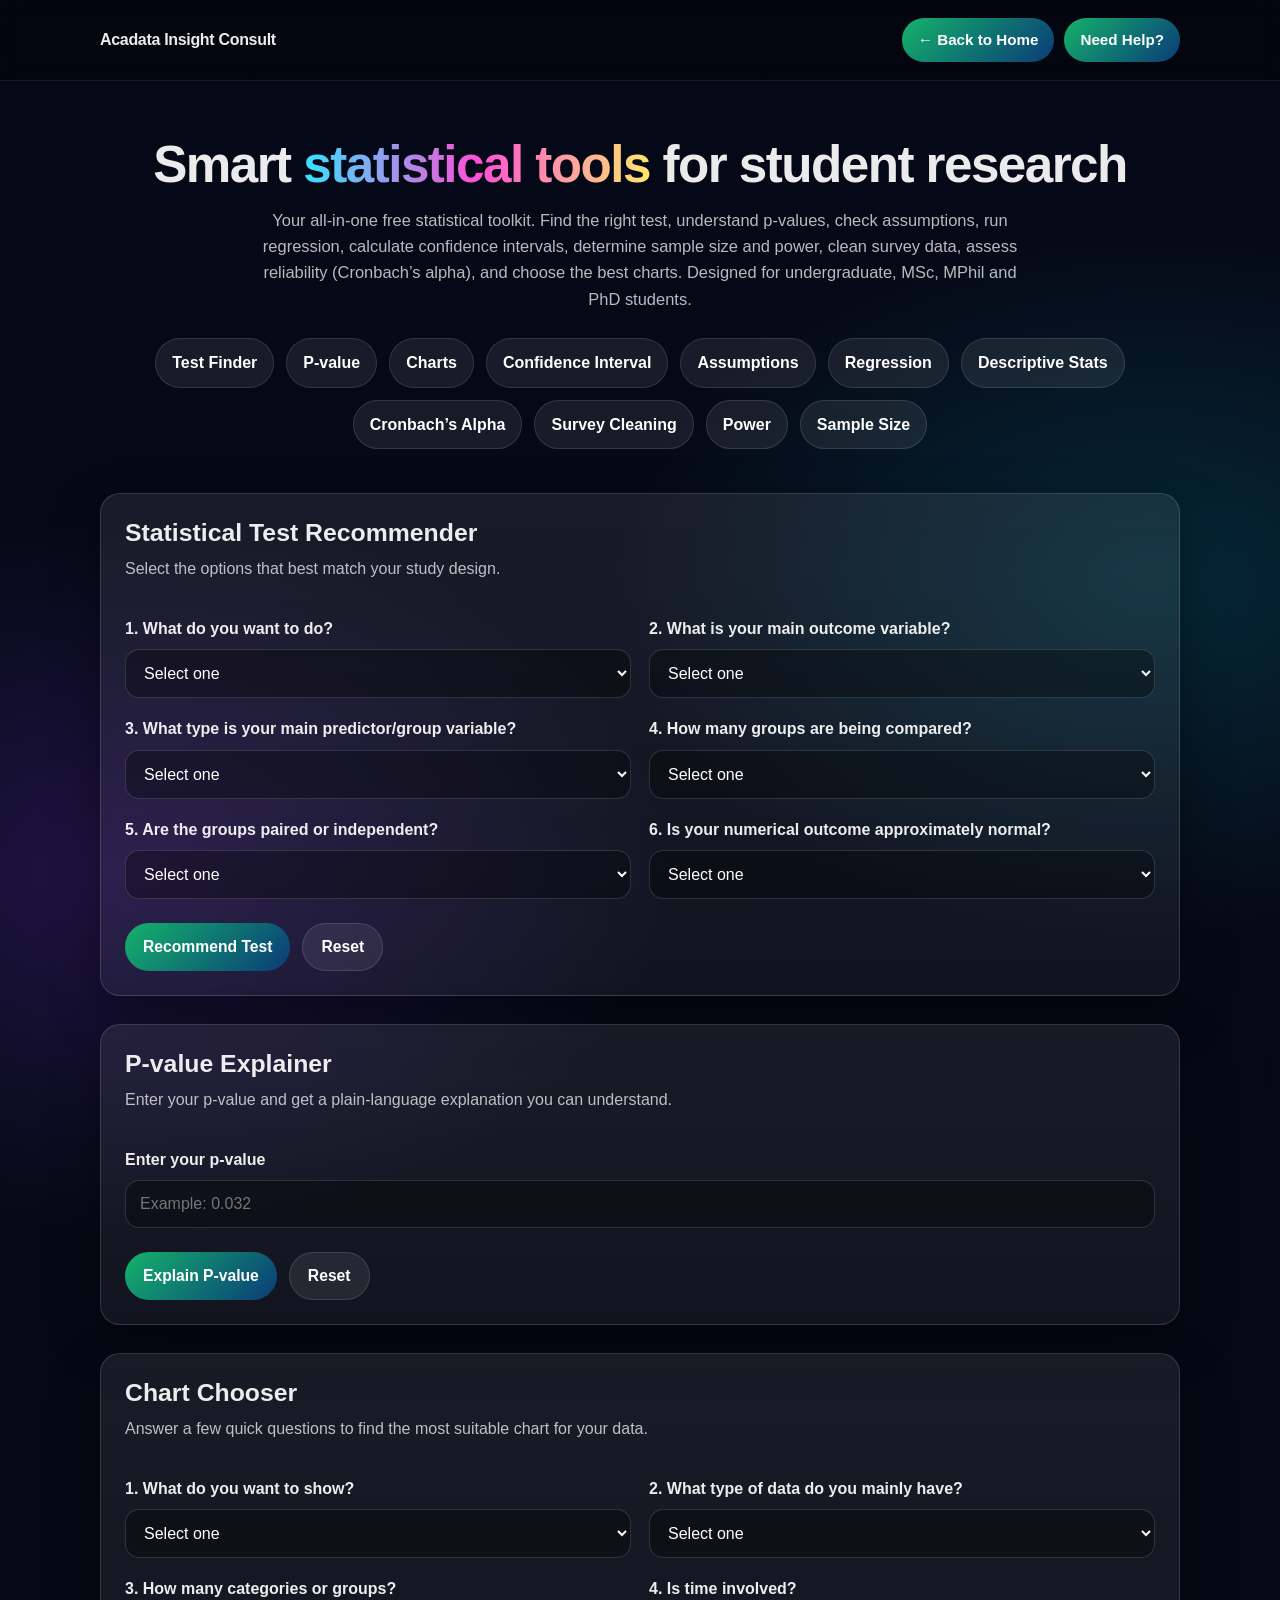
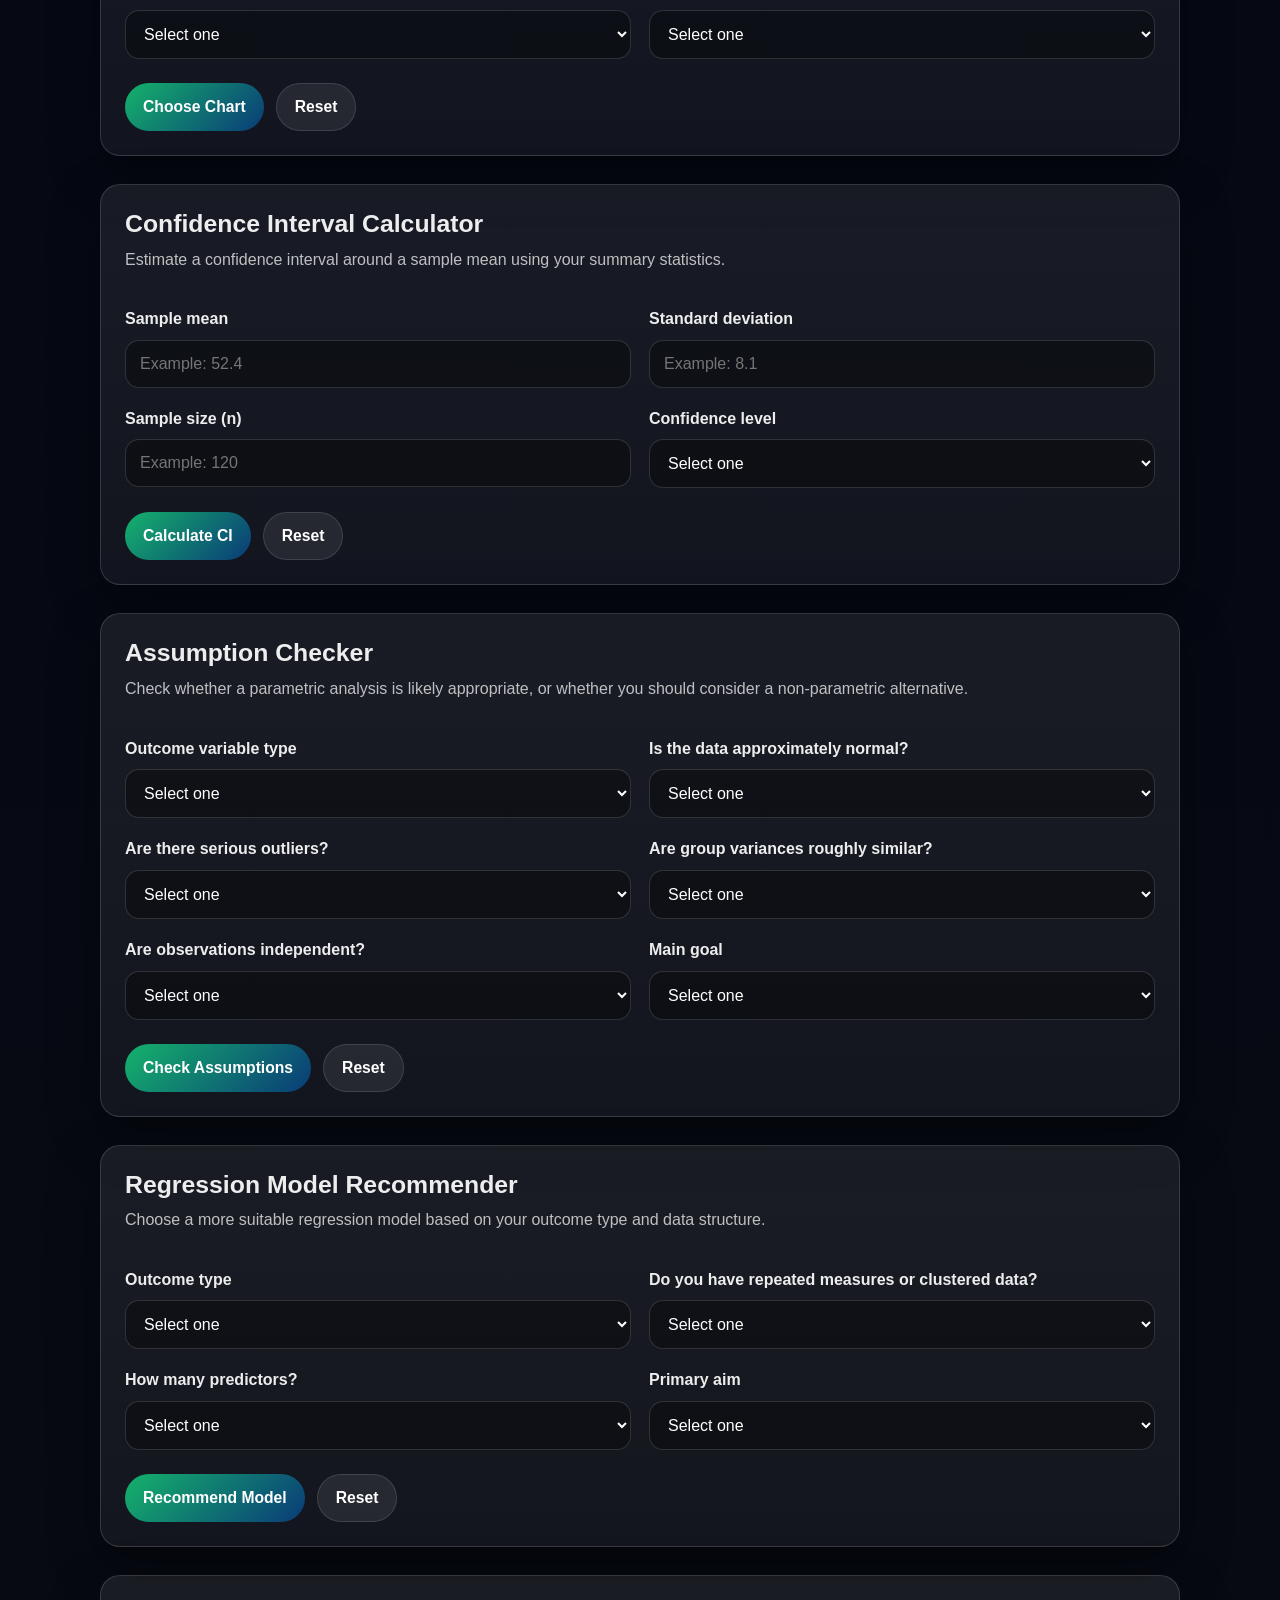
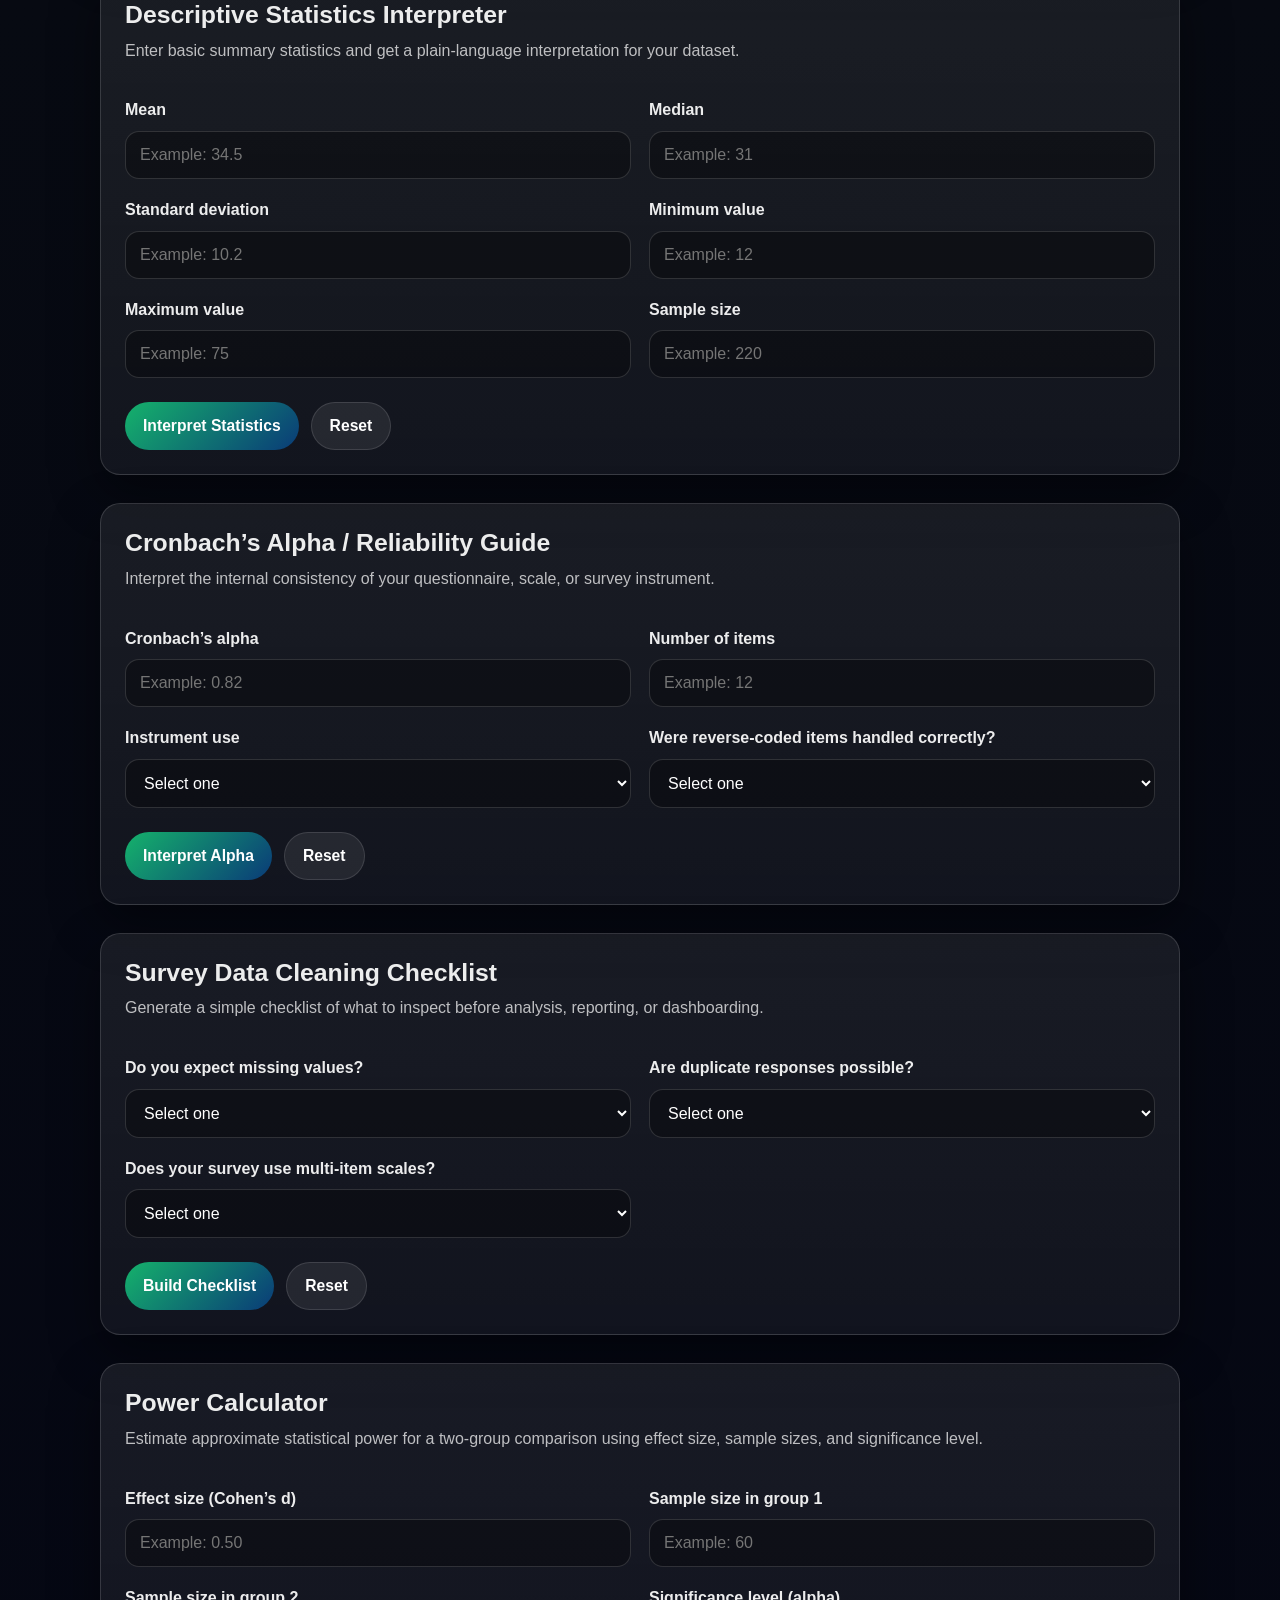
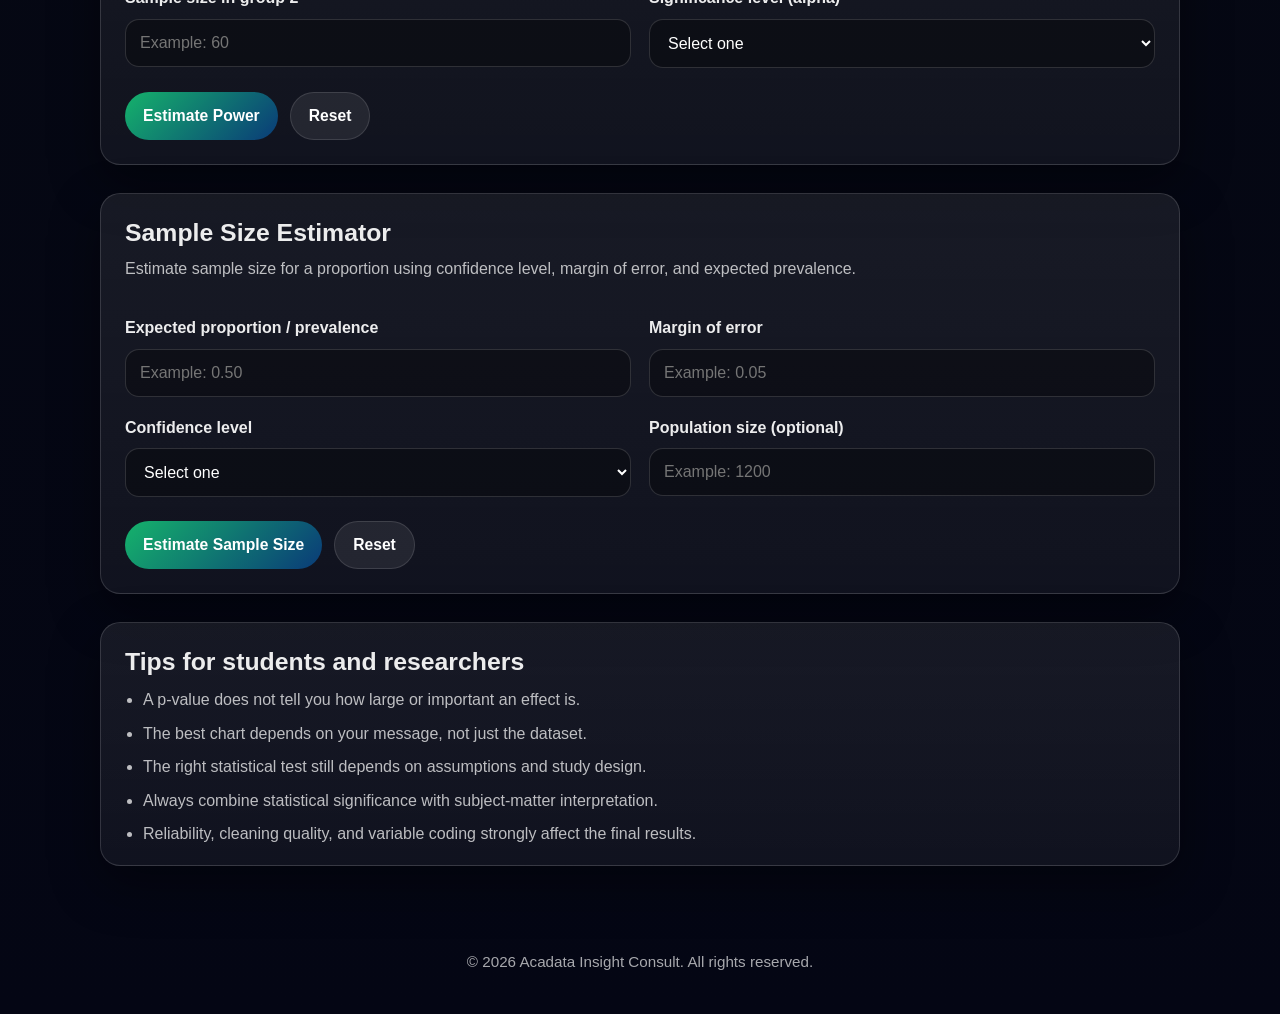
<file: stat-tool/index.html>
<!DOCTYPE html>
<html lang="en">
<head>
  <meta charset="UTF-8" />
  <meta name="viewport" content="width=device-width, initial-scale=1.0" />
  <title>Statistical Tools | Acadata Insight Consult</title>
  <meta
    name="description"
    content="Premium free statistical tools for students, researchers, healthcare professionals, NGOs, and businesses: test finder, p-value explainer, chart chooser, confidence intervals, assumption checker, regression recommender, descriptive statistics interpreter, Cronbach’s alpha guide, survey cleaning checklist, power calculator, and sample size estimator."
  />
  <link rel="stylesheet" href="styles.css" />
  <link rel="icon" type="image/png" href="../logo.png" />
</head>
<body>
  <header class="topbar">
    <div class="container topbar-inner">
      <div class="brand">
        <div>Acadata Insight Consult</div>
      </div>
      <div class="topbar-links">
        <a href="../index.html">← Back to Home</a>
        <a data-wa-link="Hello Acadata Insight Consult. I need help with data analysis." href="#" target="_blank" rel="noopener">Need Help?</a>
      </div>
    </div>
  </header>

  <section class="hero">
    <div class="container">
      <h1>Smart <span class="grad">statistical tools</span> for student research</h1>
      <p>
        Your all-in-one free statistical toolkit. Find the right test, understand p-values, check assumptions, run regression, calculate confidence intervals, determine sample size and power, clean survey data, assess reliability (Cronbach’s alpha), and choose the best charts. Designed for undergraduate, MSc, MPhil and PhD students.
      </p>

      <div class="section-links">
        <a href="#test-finder">Test Finder</a>
        <a href="#pvalue-explainer">P-value</a>
        <a href="#chart-chooser">Charts</a>
        <a href="#ci-calculator">Confidence Interval</a>
        <a href="#assumption-checker">Assumptions</a>
        <a href="#regression-recommender">Regression</a>
        <a href="#descriptive-interpreter">Descriptive Stats</a>
        <a href="#cronbach-guide">Cronbach’s Alpha</a>
        <a href="#survey-checklist">Survey Cleaning</a>
        <a href="#power-calculator">Power</a>
        <a href="#sample-size-estimator">Sample Size</a>
      </div>
    </div>
  </section>

  <main class="tool-wrap">
    <div class="container">

      <section class="tool-section" id="test-finder">
        <div class="tool-card">
          <div class="tool-header">
            <h2>Statistical Test Recommender</h2>
            <p>Select the options that best match your study design.</p>
          </div>

          <div class="form-grid">
            <div class="field">
              <label for="goal">1. What do you want to do?</label>
              <select id="goal">
                <option value="">Select one</option>
                <option value="difference">Compare groups</option>
                <option value="relationship">Find relationship/association</option>
                <option value="prediction">Predict an outcome</option>
              </select>
            </div>

            <div class="field">
              <label for="outcome">2. What is your main outcome variable?</label>
              <select id="outcome">
                <option value="">Select one</option>
                <option value="continuous">Continuous / numerical</option>
                <option value="categorical">Categorical</option>
              </select>
            </div>

            <div class="field">
              <label for="predictor">3. What type is your main predictor/group variable?</label>
              <select id="predictor">
                <option value="">Select one</option>
                <option value="categorical">Categorical</option>
                <option value="continuous">Continuous / numerical</option>
              </select>
            </div>

            <div class="field">
              <label for="groups">4. How many groups are being compared?</label>
              <select id="groups">
                <option value="">Select one</option>
                <option value="2">Two groups</option>
                <option value="3plus">Three or more groups</option>
                <option value="na">Not applicable</option>
              </select>
            </div>

            <div class="field">
              <label for="paired">5. Are the groups paired or independent?</label>
              <select id="paired">
                <option value="">Select one</option>
                <option value="independent">Independent</option>
                <option value="paired">Paired / matched / repeated</option>
                <option value="na">Not applicable</option>
              </select>
            </div>

            <div class="field">
              <label for="normality">6. Is your numerical outcome approximately normal?</label>
              <select id="normality">
                <option value="">Select one</option>
                <option value="yes">Yes / approximately normal</option>
                <option value="no">No / skewed / not sure</option>
                <option value="na">Not applicable</option>
              </select>
            </div>
          </div>

          <div class="actions">
            <button class="btn-primary" id="findTestBtn" type="button">Recommend Test</button>
            <button class="btn-secondary" id="resetBtn" type="button">Reset</button>
          </div>

          <div class="result" id="resultBox">
            <h3>Your recommended statistical test</h3>
            <div class="test-name" id="testName">—</div>
            <p id="testReason"></p>
            <p id="testExtra"></p>
            <p class="note">
              Note: this tool gives a general recommendation. Final test selection may still depend
              on assumptions, sample size, study design, and variable coding.
            </p>

            <div class="cta-box">
              <strong>Need help running the test, interpreting the output, or writing your results?</strong>
              <span>
                Acadata Insight Consult can help you clean your data, run the right analysis,
                create publication-ready tables and figures, and prepare for defense questions.
              </span>

              <div class="cta-buttons">
                <a class="wa-btn" data-wa-link="Hello Acadata Insight Consult. I used your Statistical Test Finder and I need help with my analysis." href="#" target="_blank" rel="noopener" aria-label="Chat on WhatsApp" title="Chat on WhatsApp"><span class="app-icon whatsapp-icon" aria-hidden="true"><svg viewBox="0 0 24 24" fill="currentColor" xmlns="http://www.w3.org/2000/svg"><path d="M20.52 3.48A11.86 11.86 0 0 0 12.07 0C5.52 0 .2 5.31.2 11.86c0 2.09.55 4.13 1.59 5.92L0 24l6.39-1.68a11.83 11.83 0 0 0 5.68 1.45h.01c6.54 0 11.86-5.32 11.86-11.86 0-3.17-1.24-6.14-3.42-8.43ZM12.08 21.74h-.01a9.85 9.85 0 0 1-5.02-1.38l-.36-.21-3.79.99 1.01-3.7-.23-.38a9.8 9.8 0 0 1-1.5-5.2c0-5.45 4.44-9.89 9.9-9.89 2.64 0 5.11 1.03 6.98 2.9a9.82 9.82 0 0 1 2.9 6.99c0 5.46-4.44 9.9-9.88 9.9Zm5.43-7.42c-.3-.15-1.77-.87-2.04-.97-.27-.1-.47-.15-.67.15-.2.3-.77.97-.95 1.17-.17.2-.35.22-.64.07-.3-.15-1.25-.46-2.39-1.47-.88-.78-1.48-1.74-1.66-2.03-.17-.3-.02-.46.13-.61.14-.14.3-.35.45-.52.15-.17.2-.3.3-.5.1-.2.05-.37-.02-.52-.08-.15-.67-1.62-.92-2.22-.24-.58-.48-.5-.67-.51h-.57c-.2 0-.52.08-.79.37-.27.3-1.04 1.01-1.04 2.47 0 1.45 1.07 2.86 1.22 3.06.15.2 2.1 3.2 5.08 4.49.71.3 1.27.48 1.71.62.72.23 1.38.2 1.9.12.58-.09 1.77-.72 2.03-1.41.25-.7.25-1.3.17-1.42-.08-.12-.28-.2-.58-.35Z"/></svg></span><span class="sr-only">Chat on WhatsApp</span></a>
                <a class="email-btn" href="mailto:acadataconsult@gmail.com?subject=Need%20help%20with%20statistical%20analysis" aria-label="Send Email" title="Send Email"><span class="app-icon email-icon" aria-hidden="true"><svg viewBox="0 0 24 24" fill="none" xmlns="http://www.w3.org/2000/svg"><path d="M3 6.75A2.75 2.75 0 0 1 5.75 4h12.5A2.75 2.75 0 0 1 21 6.75v10.5A2.75 2.75 0 0 1 18.25 20H5.75A2.75 2.75 0 0 1 3 17.25V6.75Zm2.1.17 6.25 4.91a1.05 1.05 0 0 0 1.3 0l6.25-4.91a.75.75 0 1 0-.93-1.18L12 10.5 6.03 5.74a.75.75 0 0 0-.93 1.18Z" fill="currentColor"/></svg></span><span class="sr-only">Send Email</span></a>
              </div>
            </div>
          </div>
        </div>
      </section>

      <section class="tool-section" id="pvalue-explainer">
        <div class="tool-card">
          <div class="tool-header">
            <h2>P-value Explainer</h2>
            <p>Enter your p-value and get a plain-language explanation you can understand.</p>
          </div>

          <div class="single-grid">
            <div class="field">
              <label for="pvalueInput">Enter your p-value</label>
              <input id="pvalueInput" type="number" min="0" max="1" step="0.0001" placeholder="Example: 0.032" />
            </div>
          </div>

          <div class="actions">
            <button class="btn-primary" id="explainPBtn" type="button">Explain P-value</button>
            <button class="btn-secondary" id="resetPBtn" type="button">Reset</button>
          </div>

          <div class="result" id="pvalueResultBox">
            <h3>P-value explanation</h3>
            <div class="test-name" id="pvalueTitle">—</div>
            <p id="pvalueMeaning"></p>
            <p id="pvalueInterpretation"></p>
            <p id="pvalueCaution"></p>

            <div class="cta-box">
              <strong>Want help interpreting your SPSS, R, Stata, or Excel output correctly?</strong>
              <span>
                We can help you explain significance, confidence intervals, effect sizes,
                tables, charts, and result write-up for your thesis.
              </span>

              <div class="cta-buttons">
                <a class="wa-btn" data-wa-link="Hello Acadata Insight Consult. I used your P-value Explainer and I need help interpreting my results." href="#" target="_blank" rel="noopener" aria-label="Chat on WhatsApp" title="Chat on WhatsApp"><span class="app-icon whatsapp-icon" aria-hidden="true"><svg viewBox="0 0 24 24" fill="currentColor" xmlns="http://www.w3.org/2000/svg"><path d="M20.52 3.48A11.86 11.86 0 0 0 12.07 0C5.52 0 .2 5.31.2 11.86c0 2.09.55 4.13 1.59 5.92L0 24l6.39-1.68a11.83 11.83 0 0 0 5.68 1.45h.01c6.54 0 11.86-5.32 11.86-11.86 0-3.17-1.24-6.14-3.42-8.43ZM12.08 21.74h-.01a9.85 9.85 0 0 1-5.02-1.38l-.36-.21-3.79.99 1.01-3.7-.23-.38a9.8 9.8 0 0 1-1.5-5.2c0-5.45 4.44-9.89 9.9-9.89 2.64 0 5.11 1.03 6.98 2.9a9.82 9.82 0 0 1 2.9 6.99c0 5.46-4.44 9.9-9.88 9.9Zm5.43-7.42c-.3-.15-1.77-.87-2.04-.97-.27-.1-.47-.15-.67.15-.2.3-.77.97-.95 1.17-.17.2-.35.22-.64.07-.3-.15-1.25-.46-2.39-1.47-.88-.78-1.48-1.74-1.66-2.03-.17-.3-.02-.46.13-.61.14-.14.3-.35.45-.52.15-.17.2-.3.3-.5.1-.2.05-.37-.02-.52-.08-.15-.67-1.62-.92-2.22-.24-.58-.48-.5-.67-.51h-.57c-.2 0-.52.08-.79.37-.27.3-1.04 1.01-1.04 2.47 0 1.45 1.07 2.86 1.22 3.06.15.2 2.1 3.2 5.08 4.49.71.3 1.27.48 1.71.62.72.23 1.38.2 1.9.12.58-.09 1.77-.72 2.03-1.41.25-.7.25-1.3.17-1.42-.08-.12-.28-.2-.58-.35Z"/></svg></span><span class="sr-only">Chat on WhatsApp</span></a>
                <a class="email-btn" href="mailto:acadataconsult@gmail.com?subject=Help%20with%20p-value%20interpretation" aria-label="Send Email" title="Send Email"><span class="app-icon email-icon" aria-hidden="true"><svg viewBox="0 0 24 24" fill="none" xmlns="http://www.w3.org/2000/svg"><path d="M3 6.75A2.75 2.75 0 0 1 5.75 4h12.5A2.75 2.75 0 0 1 21 6.75v10.5A2.75 2.75 0 0 1 18.25 20H5.75A2.75 2.75 0 0 1 3 17.25V6.75Zm2.1.17 6.25 4.91a1.05 1.05 0 0 0 1.3 0l6.25-4.91a.75.75 0 1 0-.93-1.18L12 10.5 6.03 5.74a.75.75 0 0 0-.93 1.18Z" fill="currentColor"/></svg></span><span class="sr-only">Send Email</span></a>
              </div>
            </div>
          </div>
        </div>
      </section>

      <section class="tool-section" id="chart-chooser">
        <div class="tool-card">
          <div class="tool-header">
            <h2>Chart Chooser</h2>
            <p>Answer a few quick questions to find the most suitable chart for your data.</p>
          </div>

          <div class="form-grid">
            <div class="field">
              <label for="chartGoal">1. What do you want to show?</label>
              <select id="chartGoal">
                <option value="">Select one</option>
                <option value="compare">Compare groups or categories</option>
                <option value="trend">Show change over time</option>
                <option value="distribution">Show distribution of values</option>
                <option value="relationship">Show relationship between two variables</option>
                <option value="composition">Show parts of a whole</option>
              </select>
            </div>

            <div class="field">
              <label for="chartDataType">2. What type of data do you mainly have?</label>
              <select id="chartDataType">
                <option value="">Select one</option>
                <option value="categorical">Categorical</option>
                <option value="continuous">Continuous / numerical</option>
                <option value="mixed">Mixed / both</option>
              </select>
            </div>

            <div class="field">
              <label for="chartGroups">3. How many categories or groups?</label>
              <select id="chartGroups">
                <option value="">Select one</option>
                <option value="few">Few (2–5)</option>
                <option value="many">Many (more than 5)</option>
                <option value="na">Not applicable</option>
              </select>
            </div>

            <div class="field">
              <label for="chartTime">4. Is time involved?</label>
              <select id="chartTime">
                <option value="">Select one</option>
                <option value="yes">Yes</option>
                <option value="no">No</option>
              </select>
            </div>
          </div>

          <div class="actions">
            <button class="btn-primary" id="chooseChartBtn" type="button">Choose Chart</button>
            <button class="btn-secondary" id="resetChartBtn" type="button">Reset</button>
          </div>

          <div class="result" id="chartResultBox">
            <h3>Recommended chart</h3>
            <div class="test-name" id="chartName">—</div>
            <p id="chartReason"></p>
            <p id="chartExtra"></p>

            <div class="cta-box">
              <strong>Need a clean, thesis-ready chart made for your results section?</strong>
              <span>
                We can design publication-style charts, tables, and figure legends that are clear,
                professional, and easy to defend before supervisors.
              </span>

              <div class="cta-buttons">
                <a class="wa-btn" data-wa-link="Hello Acadata Insight Consult. I used your Chart Chooser and I need help creating my figures." href="#" target="_blank" rel="noopener" aria-label="Chat on WhatsApp" title="Chat on WhatsApp"><span class="app-icon whatsapp-icon" aria-hidden="true"><svg viewBox="0 0 24 24" fill="currentColor" xmlns="http://www.w3.org/2000/svg"><path d="M20.52 3.48A11.86 11.86 0 0 0 12.07 0C5.52 0 .2 5.31.2 11.86c0 2.09.55 4.13 1.59 5.92L0 24l6.39-1.68a11.83 11.83 0 0 0 5.68 1.45h.01c6.54 0 11.86-5.32 11.86-11.86 0-3.17-1.24-6.14-3.42-8.43ZM12.08 21.74h-.01a9.85 9.85 0 0 1-5.02-1.38l-.36-.21-3.79.99 1.01-3.7-.23-.38a9.8 9.8 0 0 1-1.5-5.2c0-5.45 4.44-9.89 9.9-9.89 2.64 0 5.11 1.03 6.98 2.9a9.82 9.82 0 0 1 2.9 6.99c0 5.46-4.44 9.9-9.88 9.9Zm5.43-7.42c-.3-.15-1.77-.87-2.04-.97-.27-.1-.47-.15-.67.15-.2.3-.77.97-.95 1.17-.17.2-.35.22-.64.07-.3-.15-1.25-.46-2.39-1.47-.88-.78-1.48-1.74-1.66-2.03-.17-.3-.02-.46.13-.61.14-.14.3-.35.45-.52.15-.17.2-.3.3-.5.1-.2.05-.37-.02-.52-.08-.15-.67-1.62-.92-2.22-.24-.58-.48-.5-.67-.51h-.57c-.2 0-.52.08-.79.37-.27.3-1.04 1.01-1.04 2.47 0 1.45 1.07 2.86 1.22 3.06.15.2 2.1 3.2 5.08 4.49.71.3 1.27.48 1.71.62.72.23 1.38.2 1.9.12.58-.09 1.77-.72 2.03-1.41.25-.7.25-1.3.17-1.42-.08-.12-.28-.2-.58-.35Z"/></svg></span><span class="sr-only">Chat on WhatsApp</span></a>
                <a class="email-btn" href="mailto:acadataconsult@gmail.com?subject=Help%20with%20charts%20and%20figures" aria-label="Send Email" title="Send Email"><span class="app-icon email-icon" aria-hidden="true"><svg viewBox="0 0 24 24" fill="none" xmlns="http://www.w3.org/2000/svg"><path d="M3 6.75A2.75 2.75 0 0 1 5.75 4h12.5A2.75 2.75 0 0 1 21 6.75v10.5A2.75 2.75 0 0 1 18.25 20H5.75A2.75 2.75 0 0 1 3 17.25V6.75Zm2.1.17 6.25 4.91a1.05 1.05 0 0 0 1.3 0l6.25-4.91a.75.75 0 1 0-.93-1.18L12 10.5 6.03 5.74a.75.75 0 0 0-.93 1.18Z" fill="currentColor"/></svg></span><span class="sr-only">Send Email</span></a>
              </div>
            </div>
          </div>
        </div>
      </section>

      <section class="tool-section" id="ci-calculator">
        <div class="tool-card">
          <div class="tool-header">
            <h2>Confidence Interval Calculator</h2>
            <p>Estimate a confidence interval around a sample mean using your summary statistics.</p>
          </div>

          <div class="form-grid">
            <div class="field"><label for="ciMean">Sample mean</label><input id="ciMean" type="number" step="any" placeholder="Example: 52.4" /></div>
            <div class="field"><label for="ciSd">Standard deviation</label><input id="ciSd" type="number" min="0" step="any" placeholder="Example: 8.1" /></div>
            <div class="field"><label for="ciN">Sample size (n)</label><input id="ciN" type="number" min="2" step="1" placeholder="Example: 120" /></div>
            <div class="field">
              <label for="ciLevel">Confidence level</label>
              <select id="ciLevel">
                <option value="">Select one</option>
                <option value="1.645">90%</option>
                <option value="1.96">95%</option>
                <option value="2.576">99%</option>
              </select>
            </div>
          </div>

          <div class="actions">
            <button class="btn-primary" id="calcCiBtn" type="button">Calculate CI</button>
            <button class="btn-secondary" id="resetCiBtn" type="button">Reset</button>
          </div>

          <div class="result" id="ciResultBox">
            <h3>Confidence interval result</h3>
            <div class="test-name" id="ciTitle">—</div>
            <p id="ciMeaning"></p>
            <p id="ciInterpretation"></p>
            <p id="ciCaution"></p>
            <div class="cta-box">
              <strong>Need help reporting confidence intervals the right way?</strong>
              <span>We can help you calculate, interpret, and write confidence intervals for means, proportions, odds ratios, regression coefficients, and model outputs.</span>
              <div class="cta-buttons">
                <a class="wa-btn" data-wa-link="Hello Acadata Insight Consult. I used your Confidence Interval Calculator and I need help interpreting it." href="#" target="_blank" rel="noopener" aria-label="Chat on WhatsApp" title="Chat on WhatsApp"><span class="app-icon whatsapp-icon" aria-hidden="true"><svg viewBox="0 0 24 24" fill="currentColor" xmlns="http://www.w3.org/2000/svg"><path d="M20.52 3.48A11.86 11.86 0 0 0 12.07 0C5.52 0 .2 5.31.2 11.86c0 2.09.55 4.13 1.59 5.92L0 24l6.39-1.68a11.83 11.83 0 0 0 5.68 1.45h.01c6.54 0 11.86-5.32 11.86-11.86 0-3.17-1.24-6.14-3.42-8.43ZM12.08 21.74h-.01a9.85 9.85 0 0 1-5.02-1.38l-.36-.21-3.79.99 1.01-3.7-.23-.38a9.8 9.8 0 0 1-1.5-5.2c0-5.45 4.44-9.89 9.9-9.89 2.64 0 5.11 1.03 6.98 2.9a9.82 9.82 0 0 1 2.9 6.99c0 5.46-4.44 9.9-9.88 9.9Zm5.43-7.42c-.3-.15-1.77-.87-2.04-.97-.27-.1-.47-.15-.67.15-.2.3-.77.97-.95 1.17-.17.2-.35.22-.64.07-.3-.15-1.25-.46-2.39-1.47-.88-.78-1.48-1.74-1.66-2.03-.17-.3-.02-.46.13-.61.14-.14.3-.35.45-.52.15-.17.2-.3.3-.5.1-.2.05-.37-.02-.52-.08-.15-.67-1.62-.92-2.22-.24-.58-.48-.5-.67-.51h-.57c-.2 0-.52.08-.79.37-.27.3-1.04 1.01-1.04 2.47 0 1.45 1.07 2.86 1.22 3.06.15.2 2.1 3.2 5.08 4.49.71.3 1.27.48 1.71.62.72.23 1.38.2 1.9.12.58-.09 1.77-.72 2.03-1.41.25-.7.25-1.3.17-1.42-.08-.12-.28-.2-.58-.35Z"/></svg></span><span class="sr-only">Chat on WhatsApp</span></a>
                <a class="email-btn" href="mailto:acadataconsult@gmail.com?subject=Help%20with%20confidence%20intervals" aria-label="Send Email" title="Send Email"><span class="app-icon email-icon" aria-hidden="true"><svg viewBox="0 0 24 24" fill="none" xmlns="http://www.w3.org/2000/svg"><path d="M3 6.75A2.75 2.75 0 0 1 5.75 4h12.5A2.75 2.75 0 0 1 21 6.75v10.5A2.75 2.75 0 0 1 18.25 20H5.75A2.75 2.75 0 0 1 3 17.25V6.75Zm2.1.17 6.25 4.91a1.05 1.05 0 0 0 1.3 0l6.25-4.91a.75.75 0 1 0-.93-1.18L12 10.5 6.03 5.74a.75.75 0 0 0-.93 1.18Z" fill="currentColor"/></svg></span><span class="sr-only">Send Email</span></a>
              </div>
            </div>
          </div>
        </div>
      </section>

      <section class="tool-section" id="assumption-checker">
        <div class="tool-card">
          <div class="tool-header">
            <h2>Assumption Checker</h2>
            <p>Check whether a parametric analysis is likely appropriate, or whether you should consider a non-parametric alternative.</p>
          </div>
          <div class="form-grid">
            <div class="field"><label for="assumpOutcome">Outcome variable type</label><select id="assumpOutcome"><option value="">Select one</option><option value="continuous">Continuous / numerical</option><option value="categorical">Categorical</option></select></div>
            <div class="field"><label for="assumpNormality">Is the data approximately normal?</label><select id="assumpNormality"><option value="">Select one</option><option value="yes">Yes</option><option value="no">No</option><option value="unsure">Not sure</option></select></div>
            <div class="field"><label for="assumpOutliers">Are there serious outliers?</label><select id="assumpOutliers"><option value="">Select one</option><option value="no">No</option><option value="yes">Yes</option><option value="unsure">Not sure</option></select></div>
            <div class="field"><label for="assumpVariance">Are group variances roughly similar?</label><select id="assumpVariance"><option value="">Select one</option><option value="yes">Yes</option><option value="no">No</option><option value="unsure">Not sure</option></select></div>
            <div class="field"><label for="assumpIndependence">Are observations independent?</label><select id="assumpIndependence"><option value="">Select one</option><option value="yes">Yes</option><option value="no">No</option><option value="unsure">Not sure</option></select></div>
            <div class="field"><label for="assumpGoal">Main goal</label><select id="assumpGoal"><option value="">Select one</option><option value="compare">Compare groups</option><option value="correlate">Assess relationship</option><option value="predict">Build a model</option></select></div>
          </div>
          <div class="actions"><button class="btn-primary" id="checkAssumpBtn" type="button">Check Assumptions</button><button class="btn-secondary" id="resetAssumpBtn" type="button">Reset</button></div>
          <div class="result" id="assumpResultBox"><h3>Assumption check summary</h3><div class="test-name" id="assumpTitle">—</div><p id="assumpMeaning"></p><p id="assumpInterpretation"></p><p id="assumpCaution"></p></div>
        </div>
      </section>

      <section class="tool-section" id="regression-recommender">
        <div class="tool-card">
          <div class="tool-header">
            <h2>Regression Model Recommender</h2>
            <p>Choose a more suitable regression model based on your outcome type and data structure.</p>
          </div>
          <div class="form-grid">
            <div class="field"><label for="regOutcome">Outcome type</label><select id="regOutcome"><option value="">Select one</option><option value="continuous">Continuous</option><option value="binary">Binary / yes-no</option><option value="multicat">More than two categories</option><option value="ordinal">Ordered categories</option><option value="count">Count data</option><option value="timeevent">Time-to-event / survival</option></select></div>
            <div class="field"><label for="regRepeated">Do you have repeated measures or clustered data?</label><select id="regRepeated"><option value="">Select one</option><option value="no">No</option><option value="yes">Yes</option></select></div>
            <div class="field"><label for="regPredictors">How many predictors?</label><select id="regPredictors"><option value="">Select one</option><option value="one">One predictor</option><option value="many">Multiple predictors</option></select></div>
            <div class="field"><label for="regGoal">Primary aim</label><select id="regGoal"><option value="">Select one</option><option value="explain">Explain association</option><option value="predict">Predict outcome</option></select></div>
          </div>
          <div class="actions"><button class="btn-primary" id="recommendRegBtn" type="button">Recommend Model</button><button class="btn-secondary" id="resetRegBtn" type="button">Reset</button></div>
          <div class="result" id="regResultBox">
            <h3>Recommended regression model</h3><div class="test-name" id="regTitle">—</div><p id="regMeaning"></p><p id="regInterpretation"></p><p id="regCaution"></p>
            <div class="cta-box"><strong>Need help fitting the right model and interpreting the coefficients?</strong><span>We can help with linear, logistic, multinomial, ordinal, Poisson, negative binomial, mixed models, survival models, diagnostics, and publication-ready reporting.</span><div class="cta-buttons"><a class="wa-btn" data-wa-link="Hello Acadata Insight Consult. I used your Regression Model Recommender and I need help with my analysis." href="#" target="_blank" rel="noopener" aria-label="Chat on WhatsApp" title="Chat on WhatsApp"><span class="app-icon whatsapp-icon" aria-hidden="true"><svg viewBox="0 0 24 24" fill="currentColor" xmlns="http://www.w3.org/2000/svg"><path d="M20.52 3.48A11.86 11.86 0 0 0 12.07 0C5.52 0 .2 5.31.2 11.86c0 2.09.55 4.13 1.59 5.92L0 24l6.39-1.68a11.83 11.83 0 0 0 5.68 1.45h.01c6.54 0 11.86-5.32 11.86-11.86 0-3.17-1.24-6.14-3.42-8.43ZM12.08 21.74h-.01a9.85 9.85 0 0 1-5.02-1.38l-.36-.21-3.79.99 1.01-3.7-.23-.38a9.8 9.8 0 0 1-1.5-5.2c0-5.45 4.44-9.89 9.9-9.89 2.64 0 5.11 1.03 6.98 2.9a9.82 9.82 0 0 1 2.9 6.99c0 5.46-4.44 9.9-9.88 9.9Zm5.43-7.42c-.3-.15-1.77-.87-2.04-.97-.27-.1-.47-.15-.67.15-.2.3-.77.97-.95 1.17-.17.2-.35.22-.64.07-.3-.15-1.25-.46-2.39-1.47-.88-.78-1.48-1.74-1.66-2.03-.17-.3-.02-.46.13-.61.14-.14.3-.35.45-.52.15-.17.2-.3.3-.5.1-.2.05-.37-.02-.52-.08-.15-.67-1.62-.92-2.22-.24-.58-.48-.5-.67-.51h-.57c-.2 0-.52.08-.79.37-.27.3-1.04 1.01-1.04 2.47 0 1.45 1.07 2.86 1.22 3.06.15.2 2.1 3.2 5.08 4.49.71.3 1.27.48 1.71.62.72.23 1.38.2 1.9.12.58-.09 1.77-.72 2.03-1.41.25-.7.25-1.3.17-1.42-.08-.12-.28-.2-.58-.35Z"/></svg></span><span class="sr-only">Chat on WhatsApp</span></a><a class="email-btn" href="mailto:acadataconsult@gmail.com?subject=Help%20with%20regression%20analysis" aria-label="Send Email" title="Send Email"><span class="app-icon email-icon" aria-hidden="true"><svg viewBox="0 0 24 24" fill="none" xmlns="http://www.w3.org/2000/svg"><path d="M3 6.75A2.75 2.75 0 0 1 5.75 4h12.5A2.75 2.75 0 0 1 21 6.75v10.5A2.75 2.75 0 0 1 18.25 20H5.75A2.75 2.75 0 0 1 3 17.25V6.75Zm2.1.17 6.25 4.91a1.05 1.05 0 0 0 1.3 0l6.25-4.91a.75.75 0 1 0-.93-1.18L12 10.5 6.03 5.74a.75.75 0 0 0-.93 1.18Z" fill="currentColor"/></svg></span><span class="sr-only">Send Email</span></a></div></div>
          </div>
        </div>
      </section>

      <section class="tool-section" id="descriptive-interpreter">
        <div class="tool-card">
          <div class="tool-header"><h2>Descriptive Statistics Interpreter</h2><p>Enter basic summary statistics and get a plain-language interpretation for your dataset.</p></div>
          <div class="form-grid">
            <div class="field"><label for="descMean">Mean</label><input id="descMean" type="number" step="any" placeholder="Example: 34.5" /></div>
            <div class="field"><label for="descMedian">Median</label><input id="descMedian" type="number" step="any" placeholder="Example: 31" /></div>
            <div class="field"><label for="descSd">Standard deviation</label><input id="descSd" type="number" min="0" step="any" placeholder="Example: 10.2" /></div>
            <div class="field"><label for="descMin">Minimum value</label><input id="descMin" type="number" step="any" placeholder="Example: 12" /></div>
            <div class="field"><label for="descMax">Maximum value</label><input id="descMax" type="number" step="any" placeholder="Example: 75" /></div>
            <div class="field"><label for="descN">Sample size</label><input id="descN" type="number" min="1" step="1" placeholder="Example: 220" /></div>
          </div>
          <div class="actions"><button class="btn-primary" id="interpretDescBtn" type="button">Interpret Statistics</button><button class="btn-secondary" id="resetDescBtn" type="button">Reset</button></div>
          <div class="result" id="descResultBox"><h3>Descriptive interpretation</h3><div class="test-name" id="descTitle">—</div><p id="descMeaning"></p><p id="descInterpretation"></p><p id="descCaution"></p></div>
        </div>
      </section>

      <section class="tool-section" id="cronbach-guide">
        <div class="tool-card">
          <div class="tool-header"><h2>Cronbach’s Alpha / Reliability Guide</h2><p>Interpret the internal consistency of your questionnaire, scale, or survey instrument.</p></div>
          <div class="form-grid">
            <div class="field"><label for="alphaValue">Cronbach’s alpha</label><input id="alphaValue" type="number" min="0" max="1" step="0.001" placeholder="Example: 0.82" /></div>
            <div class="field"><label for="alphaItems">Number of items</label><input id="alphaItems" type="number" min="1" step="1" placeholder="Example: 12" /></div>
            <div class="field"><label for="alphaUse">Instrument use</label><select id="alphaUse"><option value="">Select one</option><option value="research">Academic research</option><option value="screening">Screening / applied use</option><option value="pilot">Pilot testing</option></select></div>
            <div class="field"><label for="alphaReverse">Were reverse-coded items handled correctly?</label><select id="alphaReverse"><option value="">Select one</option><option value="yes">Yes</option><option value="no">No</option><option value="unsure">Not sure</option></select></div>
          </div>
          <div class="actions"><button class="btn-primary" id="interpretAlphaBtn" type="button">Interpret Alpha</button><button class="btn-secondary" id="resetAlphaBtn" type="button">Reset</button></div>
          <div class="result" id="alphaResultBox"><h3>Reliability interpretation</h3><div class="test-name" id="alphaTitle">—</div><p id="alphaMeaning"></p><p id="alphaInterpretation"></p><p id="alphaCaution"></p><div class="premium-grid"><div class="premium-item"><strong>Below 0.60</strong><span>Usually suggests poor internal consistency.</span></div><div class="premium-item"><strong>0.70 to 0.79</strong><span>Often considered acceptable in many research settings.</span></div><div class="premium-item"><strong>0.80 and above</strong><span>Generally suggests good to very good reliability.</span></div></div></div>
        </div>
      </section>

      <section class="tool-section" id="survey-checklist">
        <div class="tool-card">
          <div class="tool-header"><h2>Survey Data Cleaning Checklist</h2><p>Generate a simple checklist of what to inspect before analysis, reporting, or dashboarding.</p></div>
          <div class="form-grid">
            <div class="field"><label for="surveyMissing">Do you expect missing values?</label><select id="surveyMissing"><option value="">Select one</option><option value="yes">Yes</option><option value="no">No</option><option value="unsure">Not sure</option></select></div>
            <div class="field"><label for="surveyDuplicates">Are duplicate responses possible?</label><select id="surveyDuplicates"><option value="">Select one</option><option value="yes">Yes</option><option value="no">No</option><option value="unsure">Not sure</option></select></div>
            <div class="field"><label for="surveyScales">Does your survey use multi-item scales?</label><select id="surveyScales"><option value="">Select one</option><option value="yes">Yes</option><option value="no">No</option></select></div>
          </div>
          <div class="actions"><button class="btn-primary" id="buildChecklistBtn" type="button">Build Checklist</button><button class="btn-secondary" id="resetChecklistBtn" type="button">Reset</button></div>
          <div class="result" id="checklistResultBox"><h3>Your survey cleaning checklist</h3><div class="test-name" id="checklistTitle">—</div><p id="checklistMeaning"></p><div class="checklist" id="checklistItems"></div><p id="checklistCaution"></p><div class="cta-box"><strong>Need full survey cleaning, coding, reliability testing, and analysis?</strong><span>We help clean messy survey files, recode variables, score scales, test reliability, build dashboards, run inferential analysis, and prepare final reports.</span><div class="cta-buttons"><a class="wa-btn" data-wa-link="Hello Acadata Insight Consult. I used your Survey Data Cleaning Checklist and I need help cleaning my dataset." href="#" target="_blank" rel="noopener" aria-label="Chat on WhatsApp" title="Chat on WhatsApp"><span class="app-icon whatsapp-icon" aria-hidden="true"><svg viewBox="0 0 24 24" fill="currentColor" xmlns="http://www.w3.org/2000/svg"><path d="M20.52 3.48A11.86 11.86 0 0 0 12.07 0C5.52 0 .2 5.31.2 11.86c0 2.09.55 4.13 1.59 5.92L0 24l6.39-1.68a11.83 11.83 0 0 0 5.68 1.45h.01c6.54 0 11.86-5.32 11.86-11.86 0-3.17-1.24-6.14-3.42-8.43ZM12.08 21.74h-.01a9.85 9.85 0 0 1-5.02-1.38l-.36-.21-3.79.99 1.01-3.7-.23-.38a9.8 9.8 0 0 1-1.5-5.2c0-5.45 4.44-9.89 9.9-9.89 2.64 0 5.11 1.03 6.98 2.9a9.82 9.82 0 0 1 2.9 6.99c0 5.46-4.44 9.9-9.88 9.9Zm5.43-7.42c-.3-.15-1.77-.87-2.04-.97-.27-.1-.47-.15-.67.15-.2.3-.77.97-.95 1.17-.17.2-.35.22-.64.07-.3-.15-1.25-.46-2.39-1.47-.88-.78-1.48-1.74-1.66-2.03-.17-.3-.02-.46.13-.61.14-.14.3-.35.45-.52.15-.17.2-.3.3-.5.1-.2.05-.37-.02-.52-.08-.15-.67-1.62-.92-2.22-.24-.58-.48-.5-.67-.51h-.57c-.2 0-.52.08-.79.37-.27.3-1.04 1.01-1.04 2.47 0 1.45 1.07 2.86 1.22 3.06.15.2 2.1 3.2 5.08 4.49.71.3 1.27.48 1.71.62.72.23 1.38.2 1.9.12.58-.09 1.77-.72 2.03-1.41.25-.7.25-1.3.17-1.42-.08-.12-.28-.2-.58-.35Z"/></svg></span><span class="sr-only">Chat on WhatsApp</span></a><a class="email-btn" href="mailto:acadataconsult@gmail.com?subject=Help%20with%20survey%20data%20cleaning" aria-label="Send Email" title="Send Email"><span class="app-icon email-icon" aria-hidden="true"><svg viewBox="0 0 24 24" fill="none" xmlns="http://www.w3.org/2000/svg"><path d="M3 6.75A2.75 2.75 0 0 1 5.75 4h12.5A2.75 2.75 0 0 1 21 6.75v10.5A2.75 2.75 0 0 1 18.25 20H5.75A2.75 2.75 0 0 1 3 17.25V6.75Zm2.1.17 6.25 4.91a1.05 1.05 0 0 0 1.3 0l6.25-4.91a.75.75 0 1 0-.93-1.18L12 10.5 6.03 5.74a.75.75 0 0 0-.93 1.18Z" fill="currentColor"/></svg></span><span class="sr-only">Send Email</span></a></div></div></div>
        </div>
      </section>

      <section class="tool-section" id="power-calculator">
        <div class="tool-card">
          <div class="tool-header"><h2>Power Calculator</h2><p>Estimate approximate statistical power for a two-group comparison using effect size, sample sizes, and significance level.</p></div>
          <div class="form-grid">
            <div class="field"><label for="powerEffect">Effect size (Cohen’s d)</label><input id="powerEffect" type="number" step="0.01" placeholder="Example: 0.50" /></div>
            <div class="field"><label for="powerN1">Sample size in group 1</label><input id="powerN1" type="number" min="2" step="1" placeholder="Example: 60" /></div>
            <div class="field"><label for="powerN2">Sample size in group 2</label><input id="powerN2" type="number" min="2" step="1" placeholder="Example: 60" /></div>
            <div class="field"><label for="powerAlpha">Significance level (alpha)</label><select id="powerAlpha"><option value="">Select one</option><option value="0.10">0.10</option><option value="0.05">0.05</option><option value="0.01">0.01</option></select></div>
          </div>
          <div class="actions"><button class="btn-primary" id="calcPowerBtn" type="button">Estimate Power</button><button class="btn-secondary" id="resetPowerBtn" type="button">Reset</button></div>
          <div class="result" id="powerResultBox"><h3>Estimated statistical power</h3><div class="test-name" id="powerTitle">—</div><p id="powerMeaning"></p><p id="powerInterpretation"></p><p id="powerCaution"></p><div class="cta-box"><strong>Need help planning a study with enough power?</strong><span>We can help determine defensible sample sizes, effect size assumptions, analysis plans, and protocol-ready statistical justifications.</span><div class="cta-buttons"><a class="wa-btn" data-wa-link="Hello Acadata Insight Consult. I used your Power Calculator and I need help planning my study." href="#" target="_blank" rel="noopener" aria-label="Chat on WhatsApp" title="Chat on WhatsApp"><span class="app-icon whatsapp-icon" aria-hidden="true"><svg viewBox="0 0 24 24" fill="currentColor" xmlns="http://www.w3.org/2000/svg"><path d="M20.52 3.48A11.86 11.86 0 0 0 12.07 0C5.52 0 .2 5.31.2 11.86c0 2.09.55 4.13 1.59 5.92L0 24l6.39-1.68a11.83 11.83 0 0 0 5.68 1.45h.01c6.54 0 11.86-5.32 11.86-11.86 0-3.17-1.24-6.14-3.42-8.43ZM12.08 21.74h-.01a9.85 9.85 0 0 1-5.02-1.38l-.36-.21-3.79.99 1.01-3.7-.23-.38a9.8 9.8 0 0 1-1.5-5.2c0-5.45 4.44-9.89 9.9-9.89 2.64 0 5.11 1.03 6.98 2.9a9.82 9.82 0 0 1 2.9 6.99c0 5.46-4.44 9.9-9.88 9.9Zm5.43-7.42c-.3-.15-1.77-.87-2.04-.97-.27-.1-.47-.15-.67.15-.2.3-.77.97-.95 1.17-.17.2-.35.22-.64.07-.3-.15-1.25-.46-2.39-1.47-.88-.78-1.48-1.74-1.66-2.03-.17-.3-.02-.46.13-.61.14-.14.3-.35.45-.52.15-.17.2-.3.3-.5.1-.2.05-.37-.02-.52-.08-.15-.67-1.62-.92-2.22-.24-.58-.48-.5-.67-.51h-.57c-.2 0-.52.08-.79.37-.27.3-1.04 1.01-1.04 2.47 0 1.45 1.07 2.86 1.22 3.06.15.2 2.1 3.2 5.08 4.49.71.3 1.27.48 1.71.62.72.23 1.38.2 1.9.12.58-.09 1.77-.72 2.03-1.41.25-.7.25-1.3.17-1.42-.08-.12-.28-.2-.58-.35Z"/></svg></span><span class="sr-only">Chat on WhatsApp</span></a><a class="email-btn" href="mailto:acadataconsult@gmail.com?subject=Help%20with%20study%20power" aria-label="Send Email" title="Send Email"><span class="app-icon email-icon" aria-hidden="true"><svg viewBox="0 0 24 24" fill="none" xmlns="http://www.w3.org/2000/svg"><path d="M3 6.75A2.75 2.75 0 0 1 5.75 4h12.5A2.75 2.75 0 0 1 21 6.75v10.5A2.75 2.75 0 0 1 18.25 20H5.75A2.75 2.75 0 0 1 3 17.25V6.75Zm2.1.17 6.25 4.91a1.05 1.05 0 0 0 1.3 0l6.25-4.91a.75.75 0 1 0-.93-1.18L12 10.5 6.03 5.74a.75.75 0 0 0-.93 1.18Z" fill="currentColor"/></svg></span><span class="sr-only">Send Email</span></a></div></div></div>
        </div>
      </section>

      <section class="tool-section" id="sample-size-estimator">
        <div class="tool-card">
          <div class="tool-header"><h2>Sample Size Estimator</h2><p>Estimate sample size for a proportion using confidence level, margin of error, and expected prevalence.</p></div>
          <div class="form-grid">
            <div class="field"><label for="ssPrevalence">Expected proportion / prevalence</label><input id="ssPrevalence" type="number" min="0" max="1" step="0.001" placeholder="Example: 0.50" /></div>
            <div class="field"><label for="ssMargin">Margin of error</label><input id="ssMargin" type="number" min="0.001" max="1" step="0.001" placeholder="Example: 0.05" /></div>
            <div class="field"><label for="ssConfidence">Confidence level</label><select id="ssConfidence"><option value="">Select one</option><option value="1.645">90%</option><option value="1.96">95%</option><option value="2.576">99%</option></select></div>
            <div class="field"><label for="ssPopulation">Population size (optional)</label><input id="ssPopulation" type="number" min="1" step="1" placeholder="Example: 1200" /></div>
          </div>
          <div class="actions"><button class="btn-primary" id="calcSampleBtn" type="button">Estimate Sample Size</button><button class="btn-secondary" id="resetSampleBtn" type="button">Reset</button></div>
          <div class="result" id="sampleResultBox"><h3>Estimated sample size</h3><div class="test-name" id="sampleTitle">—</div><p id="sampleMeaning"></p><p id="sampleInterpretation"></p><p id="sampleCaution"></p><div class="cta-box"><strong>Need a defendable sample size for your thesis or grant?</strong><span>We can help refine prevalence assumptions, design effects, non-response adjustments, and write the full sample size justification for your methodology.</span><div class="cta-buttons"><a class="wa-btn" data-wa-link="Hello Acadata Insight Consult. I used your Sample Size Estimator and I need help justifying my sample size." href="#" target="_blank" rel="noopener" aria-label="Chat on WhatsApp" title="Chat on WhatsApp"><span class="app-icon whatsapp-icon" aria-hidden="true"><svg viewBox="0 0 24 24" fill="currentColor" xmlns="http://www.w3.org/2000/svg"><path d="M20.52 3.48A11.86 11.86 0 0 0 12.07 0C5.52 0 .2 5.31.2 11.86c0 2.09.55 4.13 1.59 5.92L0 24l6.39-1.68a11.83 11.83 0 0 0 5.68 1.45h.01c6.54 0 11.86-5.32 11.86-11.86 0-3.17-1.24-6.14-3.42-8.43ZM12.08 21.74h-.01a9.85 9.85 0 0 1-5.02-1.38l-.36-.21-3.79.99 1.01-3.7-.23-.38a9.8 9.8 0 0 1-1.5-5.2c0-5.45 4.44-9.89 9.9-9.89 2.64 0 5.11 1.03 6.98 2.9a9.82 9.82 0 0 1 2.9 6.99c0 5.46-4.44 9.9-9.88 9.9Zm5.43-7.42c-.3-.15-1.77-.87-2.04-.97-.27-.1-.47-.15-.67.15-.2.3-.77.97-.95 1.17-.17.2-.35.22-.64.07-.3-.15-1.25-.46-2.39-1.47-.88-.78-1.48-1.74-1.66-2.03-.17-.3-.02-.46.13-.61.14-.14.3-.35.45-.52.15-.17.2-.3.3-.5.1-.2.05-.37-.02-.52-.08-.15-.67-1.62-.92-2.22-.24-.58-.48-.5-.67-.51h-.57c-.2 0-.52.08-.79.37-.27.3-1.04 1.01-1.04 2.47 0 1.45 1.07 2.86 1.22 3.06.15.2 2.1 3.2 5.08 4.49.71.3 1.27.48 1.71.62.72.23 1.38.2 1.9.12.58-.09 1.77-.72 2.03-1.41.25-.7.25-1.3.17-1.42-.08-.12-.28-.2-.58-.35Z"/></svg></span><span class="sr-only">Chat on WhatsApp</span></a><a class="email-btn" href="mailto:acadataconsult@gmail.com?subject=Help%20with%20sample%20size%20calculation" aria-label="Send Email" title="Send Email"><span class="app-icon email-icon" aria-hidden="true"><svg viewBox="0 0 24 24" fill="none" xmlns="http://www.w3.org/2000/svg"><path d="M3 6.75A2.75 2.75 0 0 1 5.75 4h12.5A2.75 2.75 0 0 1 21 6.75v10.5A2.75 2.75 0 0 1 18.25 20H5.75A2.75 2.75 0 0 1 3 17.25V6.75Zm2.1.17 6.25 4.91a1.05 1.05 0 0 0 1.3 0l6.25-4.91a.75.75 0 1 0-.93-1.18L12 10.5 6.03 5.74a.75.75 0 0 0-.93 1.18Z" fill="currentColor"/></svg></span><span class="sr-only">Send Email</span></a></div></div></div>
        </div>
      </section>

      <div class="tool-card utility-card">
        <div class="tool-header">
          <h2>Tips for students and researchers</h2>
          <ul class="help-list">
            <li>A p-value does not tell you how large or important an effect is.</li>
            <li>The best chart depends on your message, not just the dataset.</li>
            <li>The right statistical test still depends on assumptions and study design.</li>
            <li>Always combine statistical significance with subject-matter interpretation.</li>
            <li>Reliability, cleaning quality, and variable coding strongly affect the final results.</li>
          </ul>
        </div>
      </div>

    </div>
  </main>

  <footer>
    <div class="container">
      © <span id="year"></span> Acadata Insight Consult. All rights reserved.
    </div>
  </footer>

  <script src="script.js"></script>
</body>
</html>
</file>
<file: stat-tool/styles.css>
:root{
  --bg:#070a12;
  --surface:rgba(255,255,255,0.06);
  --surface-2:rgba(255,255,255,0.1);
  --border:rgba(255,255,255,0.14);
  --text:rgba(255,255,255,0.92);
  --muted:rgba(255,255,255,0.72);
  --blue:#0a3b78;
  --green:#15b26b;
  --pink:#ff4fd8;
  --cyan:#33e3ff;
  --yellow:#ffe66d;
  --orange:#ff9f5a;
  --radius:20px;
  --shadow:0 18px 50px rgba(0,0,0,0.4);
  --shadow-soft:0 10px 24px rgba(0,0,0,0.22);
}

*{box-sizing:border-box}

html{
  scroll-behavior:smooth;
}

body{
  margin:0;
  font-family:Inter, Arial, sans-serif;
  background:
    radial-gradient(900px 600px at 10% 15%, rgba(124,58,237,0.22), transparent 60%),
    radial-gradient(900px 600px at 90% 10%, rgba(6,182,212,0.18), transparent 60%),
    linear-gradient(180deg, #050816, #070a12 55%, #040614);
  color:var(--text);
  line-height:1.6;
}

.container{
  width:min(1080px, 92vw);
  margin:0 auto;
}

.topbar{
  padding:18px 0;
  border-bottom:1px solid rgba(255,255,255,0.08);
  backdrop-filter: blur(12px);
  background: rgba(0,0,0,0.28);
  position: sticky;
  top: 0;
  z-index: 20;
}

.topbar-inner{
  display:flex;
  justify-content:space-between;
  align-items:center;
  gap:14px;
  flex-wrap:wrap;
}

.brand{
  font-weight:800;
  font-size:1rem;
  letter-spacing:-0.02em;
}

.topbar-links{
  display:flex;
  gap:10px;
  flex-wrap:wrap;
  align-items:center;
}

.topbar a{
  text-decoration:none;
  color:white;
  background:linear-gradient(135deg, var(--green), var(--blue));
  padding:10px 16px;
  border-radius:999px;
  font-weight:700;
  font-size:.95rem;
}

.hero{
  padding:56px 0 24px;
  text-align:center;
}

.pill{
  display:inline-block;
  padding:8px 14px;
  border-radius:999px;
  background:linear-gradient(135deg, var(--yellow), var(--orange));
  color:#111;
  font-weight:800;
  margin-bottom:18px;
  font-size:.92rem;
}

h1{
  margin:0 0 14px;
  font-size:clamp(2rem, 4vw, 3.4rem);
  line-height:1.08;
  letter-spacing:-0.03em;
}

h2,h3,h4{
  margin:0;
  line-height:1.2;
}

.grad{
  background:linear-gradient(90deg, var(--cyan), var(--pink), var(--yellow));
  -webkit-background-clip:text;
  background-clip:text;
  color:transparent;
}

.hero p{
  color:var(--muted);
  max-width:760px;
  margin:0 auto;
  font-size:1.03rem;
}

.section-links{
  display:flex;
  gap:12px;
  justify-content:center;
  flex-wrap:wrap;
  margin-top:26px;
}

.section-links a{
  text-decoration:none;
  color:white;
  padding:11px 16px;
  border-radius:999px;
  font-weight:700;
  background:rgba(255,255,255,0.08);
  border:1px solid rgba(255,255,255,0.12);
}

.tool-wrap{
  padding:20px 0 60px;
}

.tool-section{
  margin-bottom:28px;
}

.tool-card{
  background:linear-gradient(180deg, rgba(255,255,255,0.08), rgba(255,255,255,0.05));
  border:1px solid var(--border);
  border-radius:var(--radius);
  box-shadow:var(--shadow);
  overflow:hidden;
}

.tool-header{
  padding:24px 24px 10px;
}

.tool-header h2{
  font-size:1.55rem;
  margin-bottom:8px;
}

.tool-header p{
  margin:0;
  color:var(--muted);
}

.form-grid{
  display:grid;
  grid-template-columns:1fr 1fr;
  gap:18px;
  padding:24px;
}

.single-grid{
  display:grid;
  grid-template-columns:1fr;
  gap:18px;
  padding:24px;
}

@media (max-width: 760px){
  .form-grid{
    grid-template-columns:1fr;
  }
}

.field{
  display:flex;
  flex-direction:column;
  gap:8px;
}

label{
  font-weight:700;
}

select,input{
  width:100%;
  padding:14px 14px;
  border-radius:14px;
  border:1px solid rgba(255,255,255,0.14);
  background:rgba(0,0,0,0.32);
  color:white;
  font-size:1rem;
  outline:none;
}

select:focus,input:focus{
  border-color:rgba(51,227,255,0.45);
}

.actions{
  display:flex;
  gap:12px;
  flex-wrap:wrap;
  padding:0 24px 24px;
}

button{
  border:none;
  cursor:pointer;
  padding:14px 18px;
  border-radius:999px;
  font-weight:800;
  font-size:.98rem;
}

.btn-primary{
  background:linear-gradient(135deg, var(--green), var(--blue));
  color:white;
}

.btn-secondary{
  background:rgba(255,255,255,0.08);
  color:white;
  border:1px solid rgba(255,255,255,0.12);
}

.result{
  margin:0 24px 24px;
  padding:22px;
  border-radius:18px;
  background:
    radial-gradient(220px 100px at 15% 20%, rgba(51,227,255,0.12), transparent 60%),
    radial-gradient(220px 100px at 85% 25%, rgba(255,79,216,0.12), transparent 60%),
    rgba(0,0,0,0.34);
  border:1px solid rgba(255,255,255,0.12);
  display:none;
}

.result.show{
  display:block;
}

.result h3{
  margin:0 0 10px;
  font-size:1.35rem;
}

.test-name{
  display:inline-block;
  margin:6px 0 12px;
  padding:10px 14px;
  border-radius:999px;
  background:linear-gradient(135deg, rgba(21,178,107,0.22), rgba(10,59,120,0.32));
  border:1px solid rgba(255,255,255,0.12);
  font-weight:800;
  color:#fff;
}

.result p{
  margin:8px 0;
  color:var(--muted);
}

.note{
  margin-top:12px;
  font-size:.95rem;
  color:rgba(255,255,255,0.75);
}

.cta-box{
  margin-top:18px;
  padding:18px;
  border-radius:16px;
  background:rgba(255,255,255,0.06);
  border:1px solid rgba(255,255,255,0.1);
}

.cta-box strong{
  display:block;
  margin-bottom:8px;
  font-size:1.05rem;
}

/* edited section starts here */
.cta-buttons{
  display:flex;
  align-items:center;
  justify-content:flex-start;
  gap:12px;
  flex-wrap:wrap;
  margin-top:14px;
}

.cta-buttons a{
  width:52px;
  height:52px;
  min-width:52px;
  min-height:52px;
  padding:0;
  display:inline-flex;
  align-items:center;
  justify-content:center;
  border-radius:50%;
  text-decoration:none;
  line-height:0;
  box-shadow:var(--shadow-soft);
  transition:transform .25s ease, box-shadow .25s ease, border-color .25s ease;
  position:relative;
  flex-shrink:0;
}

.cta-buttons a:hover{
  transform:translateY(-2px) scale(1.04);
  box-shadow:0 14px 30px rgba(0,0,0,0.28);
}

.cta-buttons a:focus-visible{
  outline:2px solid rgba(51,227,255,0.75);
  outline-offset:3px;
}

.app-icon{
  width:24px;
  height:24px;
  display:inline-flex;
  align-items:center;
  justify-content:center;
  line-height:0;
  flex-shrink:0;
}

.app-icon svg{
  width:24px;
  height:24px;
  display:block;
}

.email-icon{
  color:#ffffff;
}

.sr-only{
  position:absolute;
  width:1px;
  height:1px;
  padding:0;
  margin:-1px;
  overflow:hidden;
  clip:rect(0,0,0,0);
  white-space:nowrap;
  border:0;
}

.wa-btn{
  background:linear-gradient(135deg, #1fa855, #128c7e);
  color:white;
  border:1px solid rgba(255,255,255,0.08);
}

.email-btn{
  background:rgba(255,255,255,0.08);
  color:white;
  border:1px solid rgba(255,255,255,0.12);
}

.email-btn:hover{
  background:rgba(255,255,255,0.12);
}

@media (max-width: 520px){
  .cta-buttons{
    justify-content:center;
  }

  .cta-buttons a{
    width:48px;
    height:48px;
    min-width:48px;
    min-height:48px;
  }

  .app-icon,
  .app-icon svg{
    width:22px;
    height:22px;
  }
}
/* edited section ends here */

.mini-info{
  display:grid;
  grid-template-columns:repeat(3, 1fr);
  gap:16px;
  margin-top:28px;
}

@media (max-width: 760px){
  .mini-info{
    grid-template-columns:1fr;
  }
}

.mini-card{
  padding:18px;
  border-radius:18px;
  background:rgba(255,255,255,0.05);
  border:1px solid rgba(255,255,255,0.1);
}

.mini-card h4{
  margin:0 0 8px;
  font-size:1rem;
}

.mini-card p{
  margin:0;
  color:var(--muted);
  font-size:.96rem;
}

.help-list{
  margin:10px 0 0;
  padding-left:18px;
  color:var(--muted);
}

.help-list li{
  margin:8px 0;
}

footer{
  padding:24px 0 40px;
  text-align:center;
  color:rgba(255,255,255,0.65);
  font-size:.95rem;
}

.utility-card{
  margin-top:28px;
}
</file>
